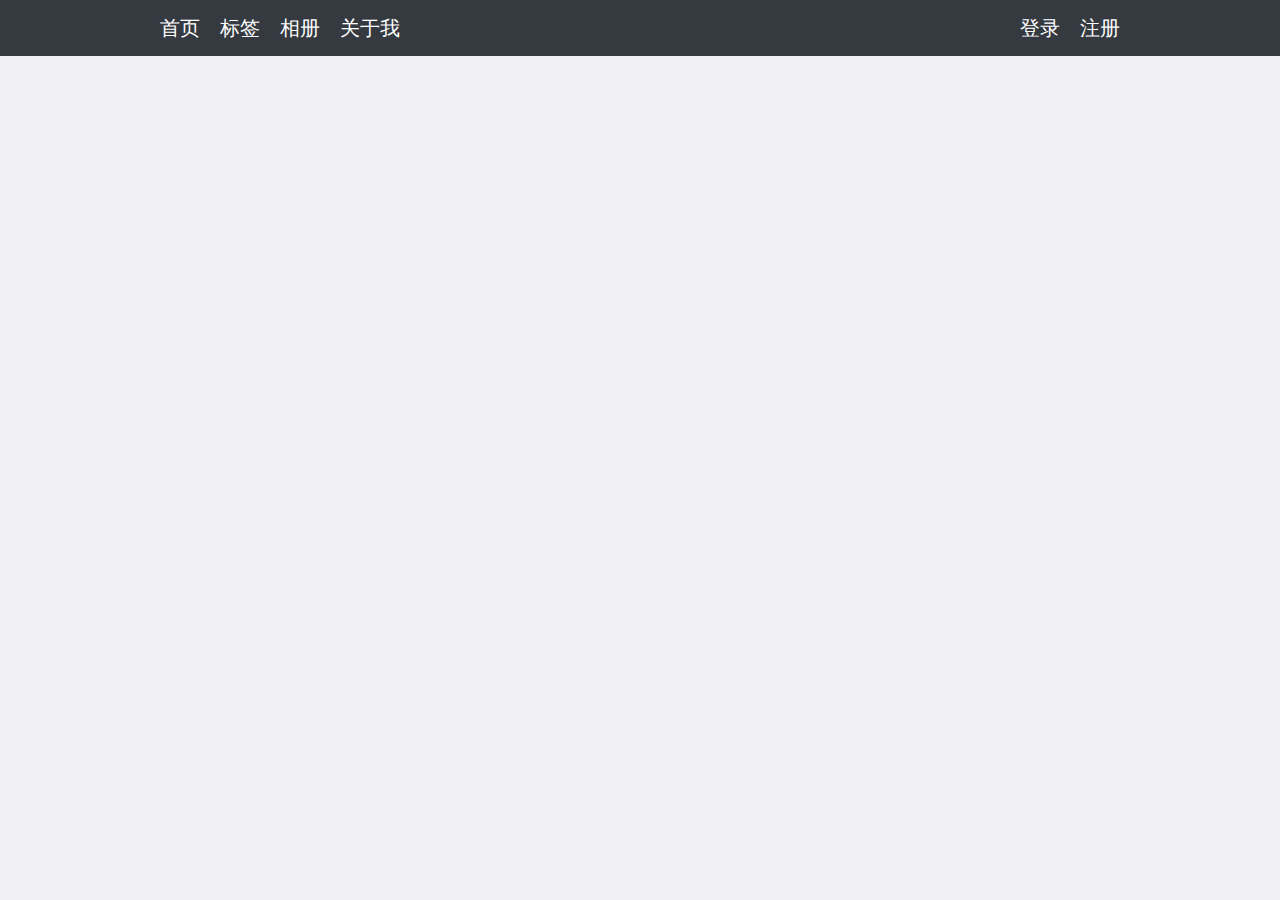
<file: RXSample/Static/blogweb/index.html>
<!DOCTYPE html>
<html lang=zh>

<head>
    <meta charset=utf-8>
    <meta http-equiv=X-UA-Compatible content="IE=edge">
    <meta name=viewport content="width=device-width,initial-scale=1">
    <link rel=icon href=favicon.ico>
    <title>App-blogweb</title>
    <link href=chunk-2234156c.4abc091d.css rel=prefetch>
    <link href=chunk-4a46c5d6.103e8feb.css rel=prefetch>
    <link href=chunk-525a8442.a7a8e947.css rel=prefetch>
    <link href=chunk-7a9dc3a8.742a30f0.css rel=prefetch>
    <link href=chunk-2234156c.a00819ba.js rel=prefetch>
    <link href=chunk-2d0e181a.8b1df95b.js rel=prefetch>
    <link href=chunk-2d0e88ca.41f187c4.js rel=prefetch>
    <link href=chunk-2d22ccf3.455e9db5.js rel=prefetch>
    <link href=chunk-4a46c5d6.2e5b95c9.js rel=prefetch>
    <link href=chunk-525a8442.da4d2402.js rel=prefetch>
    <link href=chunk-568fb610.2653216c.js rel=prefetch>
    <link href=chunk-7a9dc3a8.812a72a1.js rel=prefetch>
    <link href=app.b3b22798.css rel=preload as=style>
    <link href=chunk-vendors.69ca9ae9.css rel=preload as=style>
    <link href=app.82b3d7cc.js rel=preload as=script>
    <link href=chunk-vendors.a1ef6492.js rel=preload as=script>
    <link href=chunk-vendors.69ca9ae9.css rel=stylesheet>
    <link href=app.b3b22798.css rel=stylesheet>
</head>

<body><noscript><strong>We're sorry but blogweb doesn't work properly without JavaScript enabled. Please enable it to
            continue.</strong></noscript>
    <script>console.log('html load');</script>
    <div id=app></div>
    <script src=chunk-vendors.a1ef6492.js> </script> <script src=app.82b3d7cc.js> </script> </body> </html>
</file>
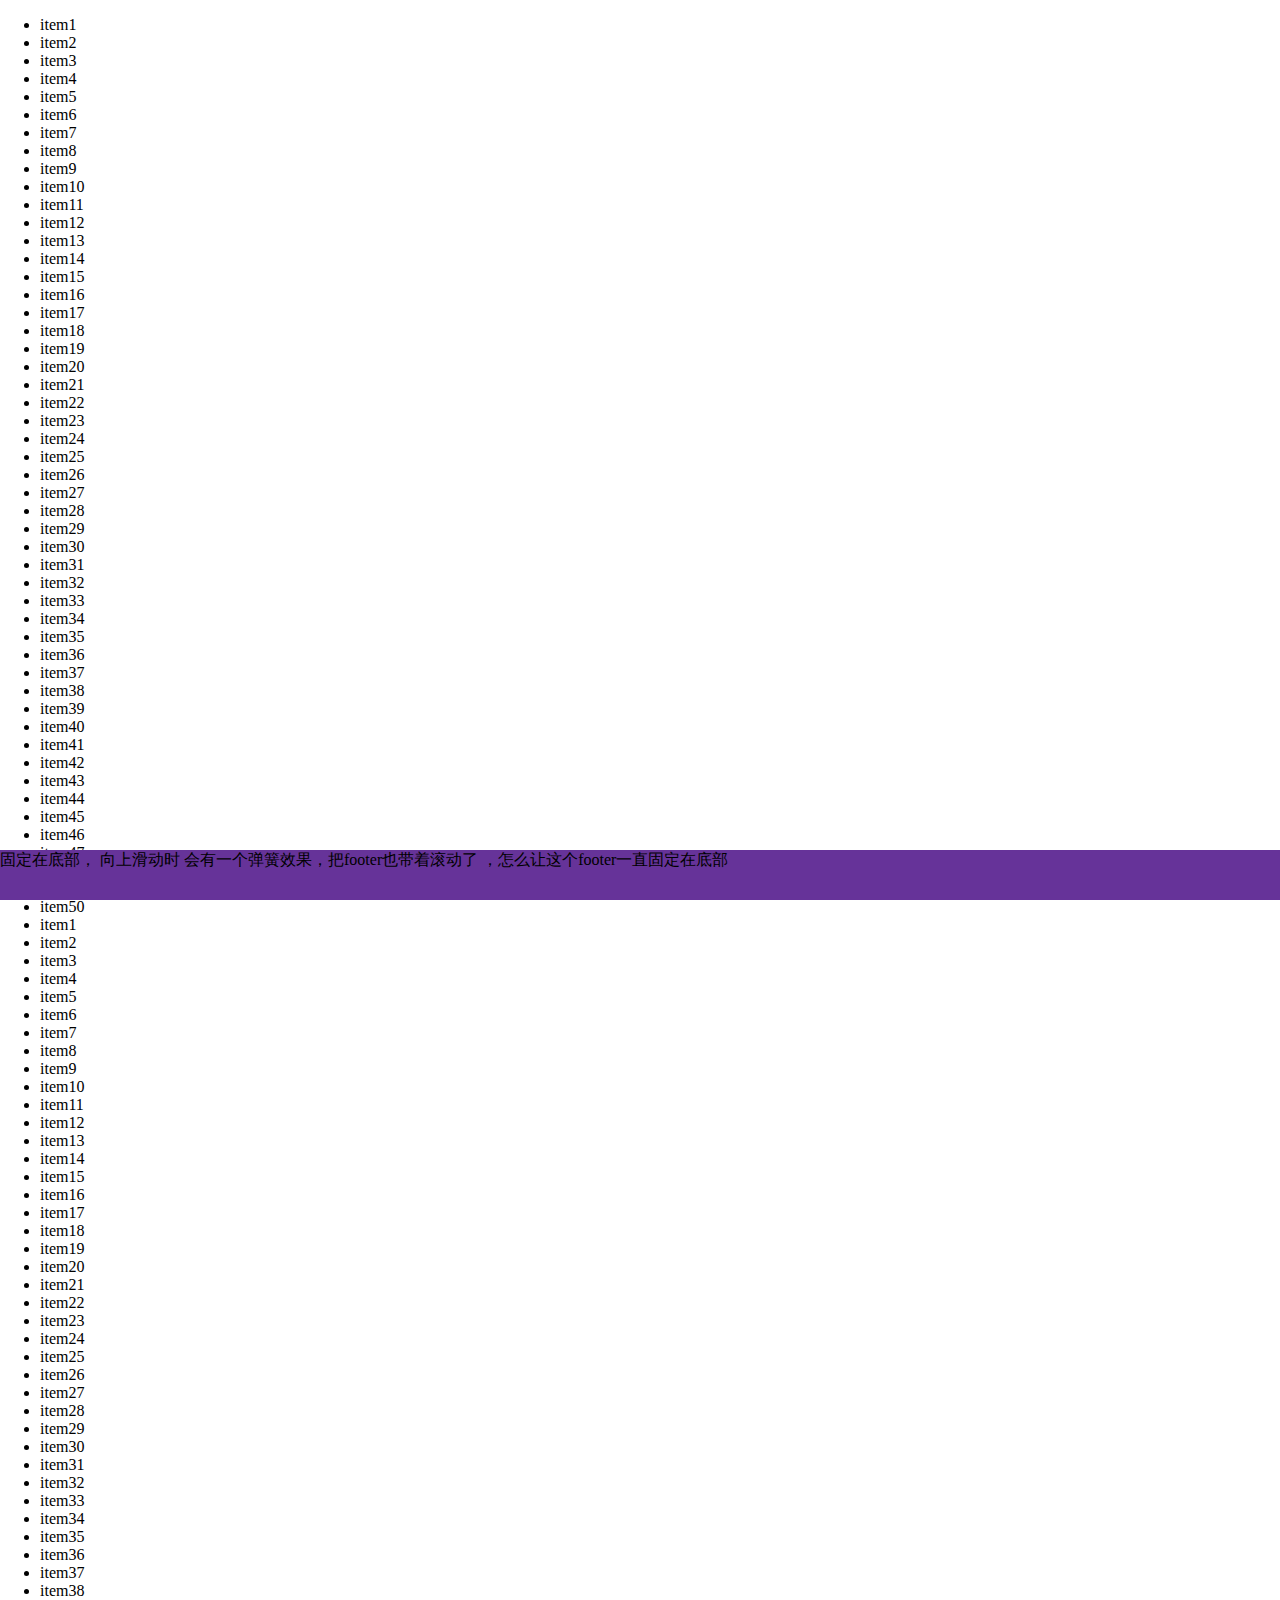
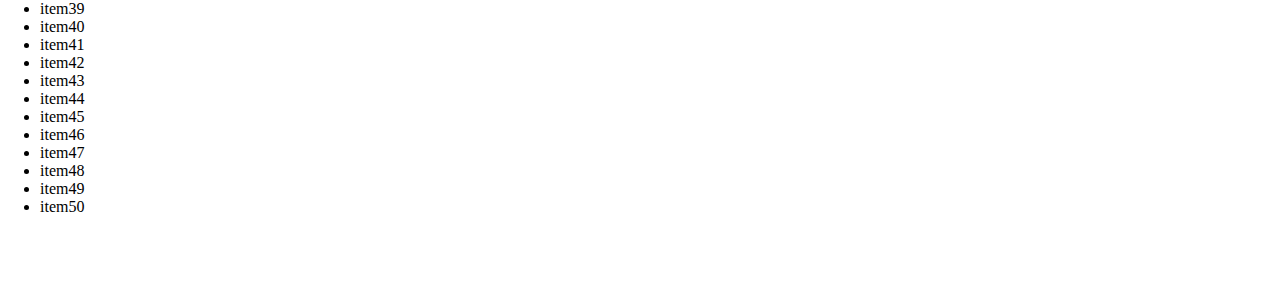
<file: RXSample/Static/21footer.html>
<!DOCTYPE html>
<html lang="zh">

<head>
    <meta charset="UTF-8">
    <meta name="viewport" content="width=device-width, initial-scale=1.0">
    <meta http-equiv="X-UA-Compatible" content="ie=edge">
    <title>Document</title>

    <style>
        
       html, body {
                  height: 100%;
                  width: 100%;
                  padding: 0;
                  margin: 0;
              }
              html {
                  overflow: hidden;
              }


        .first {
            padding-bottom: 50px;
        }

        .footer {
            background-color: rebeccapurple;
            position: fixed;
            left: 0;
            bottom: 0;
            right: 0;
            height: 50px;
        }
    </style>
</head>

<body>

    <div class="first">
        <ul class="list">
            <li class="item">item1</li>
            <li class="item">item2</li>
            <li class="item">item3</li>
            <li class="item">item4</li>
            <li class="item">item5</li>
            <li class="item">item6</li>
            <li class="item">item7</li>
            <li class="item">item8</li>
            <li class="item">item9</li>
            <li class="item">item10</li>
            <li class="item">item11</li>
            <li class="item">item12</li>
            <li class="item">item13</li>
            <li class="item">item14</li>
            <li class="item">item15</li>
            <li class="item">item16</li>
            <li class="item">item17</li>
            <li class="item">item18</li>
            <li class="item">item19</li>
            <li class="item">item20</li>
            <li class="item">item21</li>
            <li class="item">item22</li>
            <li class="item">item23</li>
            <li class="item">item24</li>
            <li class="item">item25</li>
            <li class="item">item26</li>
            <li class="item">item27</li>
            <li class="item">item28</li>
            <li class="item">item29</li>
            <li class="item">item30</li>
            <li class="item">item31</li>
            <li class="item">item32</li>
            <li class="item">item33</li>
            <li class="item">item34</li>
            <li class="item">item35</li>
            <li class="item">item36</li>
            <li class="item">item37</li>
            <li class="item">item38</li>
            <li class="item">item39</li>
            <li class="item">item40</li>
            <li class="item">item41</li>
            <li class="item">item42</li>
            <li class="item">item43</li>
            <li class="item">item44</li>
            <li class="item">item45</li>
            <li class="item">item46</li>
            <li class="item">item47</li>
            <li class="item">item48</li>
            <li class="item">item49</li>
            <li class="item">item50</li>
            <li>item1</li>
            <li>item2</li>
            <li>item3</li>
            <li>item4</li>
            <li>item5</li>
            <li>item6</li>
            <li>item7</li>
            <li>item8</li>
            <li>item9</li>
            <li>item10</li>
            <li>item11</li>
            <li>item12</li>
            <li>item13</li>
            <li>item14</li>
            <li>item15</li>
            <li>item16</li>
            <li>item17</li>
            <li>item18</li>
            <li>item19</li>
            <li>item20</li>
            <li>item21</li>
            <li>item22</li>
            <li>item23</li>
            <li>item24</li>
            <li>item25</li>
            <li>item26</li>
            <li>item27</li>
            <li>item28</li>
            <li>item29</li>
            <li>item30</li>
            <li>item31</li>
            <li>item32</li>
            <li>item33</li>
            <li>item34</li>
            <li>item35</li>
            <li>item36</li>
            <li>item37</li>
            <li>item38</li>
            <li>item39</li>
            <li>item40</li>
            <li>item41</li>
            <li>item42</li>
            <li>item43</li>
            <li>item44</li>
            <li>item45</li>
            <li>item46</li>
            <li>item47</li>
            <li>item48</li>
            <li>item49</li>
            <li>item50</li>
        </ul>
    </div>

    <footer class="footer">
        固定在底部， 向上滑动时 会有一个弹簧效果，把footer也带着滚动了 ，怎么让这个footer一直固定在底部
    </footer>
</body>

</html>
</file>
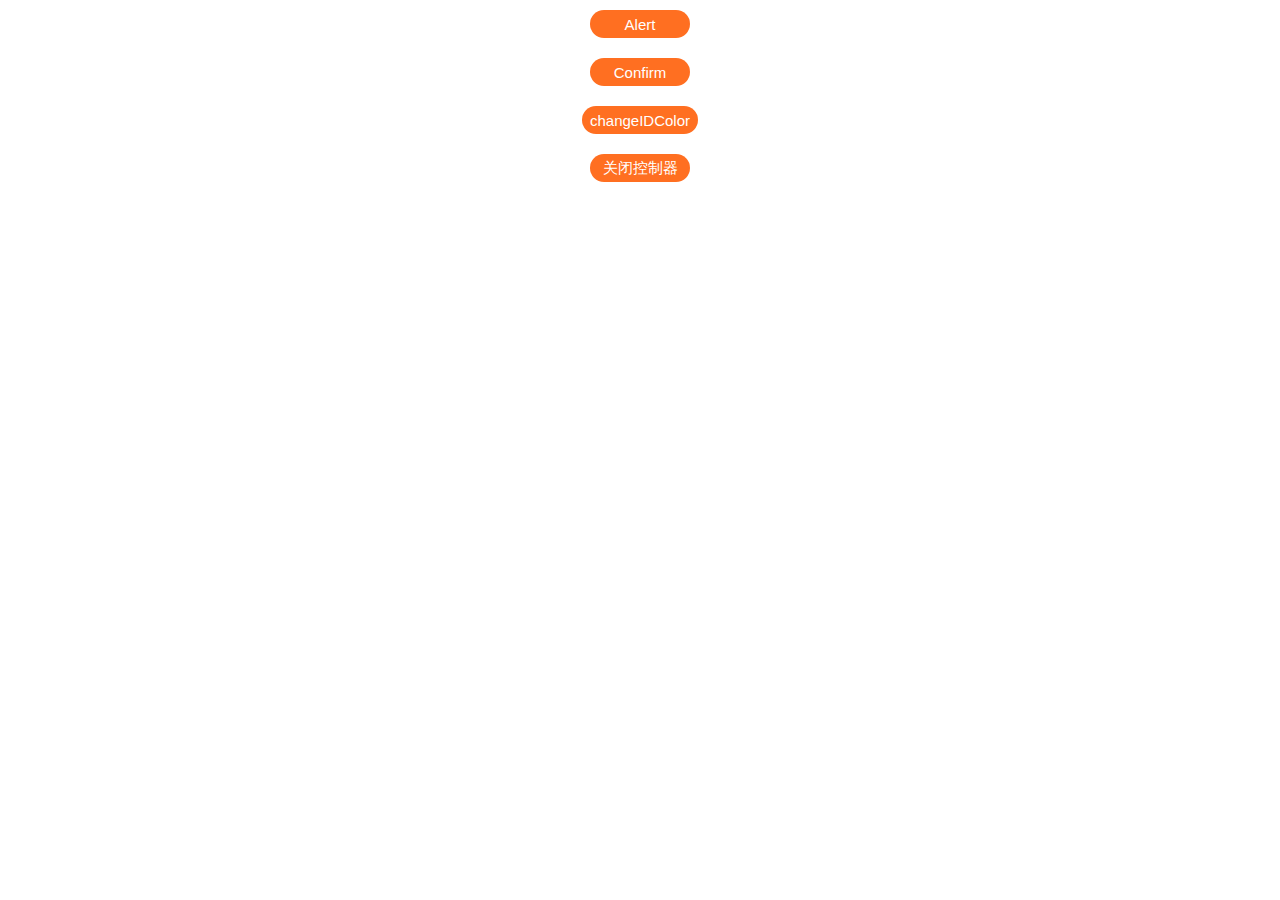
<file: RXSample/Static/native_js_action.html>
<!DOCTYPE html>
<html lang="zh">

<head>
    <meta charset="UTF-8">
    <meta content="width=device-width,initial-scale=1.0,maximum-scale=1.0,user-scalable=no" name="viewport" />
    <meta http-equiv="X-UA-Compatible" content="ie=edge">
    <title>原生js交互</title>

    <style>
        html,
        body,
        h1,
        p {
            margin: 0;
            padding: 0;
        }
        
        .event-test {
            display: flex;
            flex-direction: column;
        }
        
        .event-test .footer-button {
            margin: 10px auto;
            min-width: 100px;
            height: 28px;
            border-radius: 14px;
            border-color: transparent;
            background-color: #FF6F21;
            color: white;
            font-size: 15px;
            font-weight: 200;
            outline: none;
        }
    </style>
</head>

<body>
    <div class="event-test">
        <button class="footer-button" id="alert-button">Alert</button>
        <button class="footer-button" id="confirm-button">Confirm</button>
        <button class="footer-button" id="changeIDColor-button">changeIDColor</button>
        <button class="footer-button" id="closeVC-button">关闭控制器</button>
    </div>



    <script src="./vue.min.js"></script>

    <script>
        document.getElementById('closeVC-button').addEventListener('touchstart', function() {
            window.webkit.messageHandlers.closeCurrentVC.postMessage({})
        }, true)

        document.getElementById('alert-button').addEventListener('click', function() {
            console.log('alert');
            alert("我是一个alert")
        }, true)

        document.getElementById('confirm-button').addEventListener('click', function() {
            console.log('confirm');
            confirm("我是一个confirm")
        }, true)


        function handler(a, b, c) {
            console.log(typeof(a));
            console.log(a);

            console.log(typeof(b));
            console.log(b);

            console.log(typeof(c));
            console.log(c);

            var text = a.toString() + b.toString() + c.toString()
            alert(text)
            return c
        }
        document.getElementById('changeIDColor-button').addEventListener('click', function() {
            console.log('changeIDColor');
            window.webkit.messageHandlers.changeIDColor.postMessage({
                "title": "分享",
                "content": "内容",
                "url": "链接",
                "tag": 123,
                "handlerName": "handler"
            })
        }, true)
    </script>

</body>

</html>
</file>
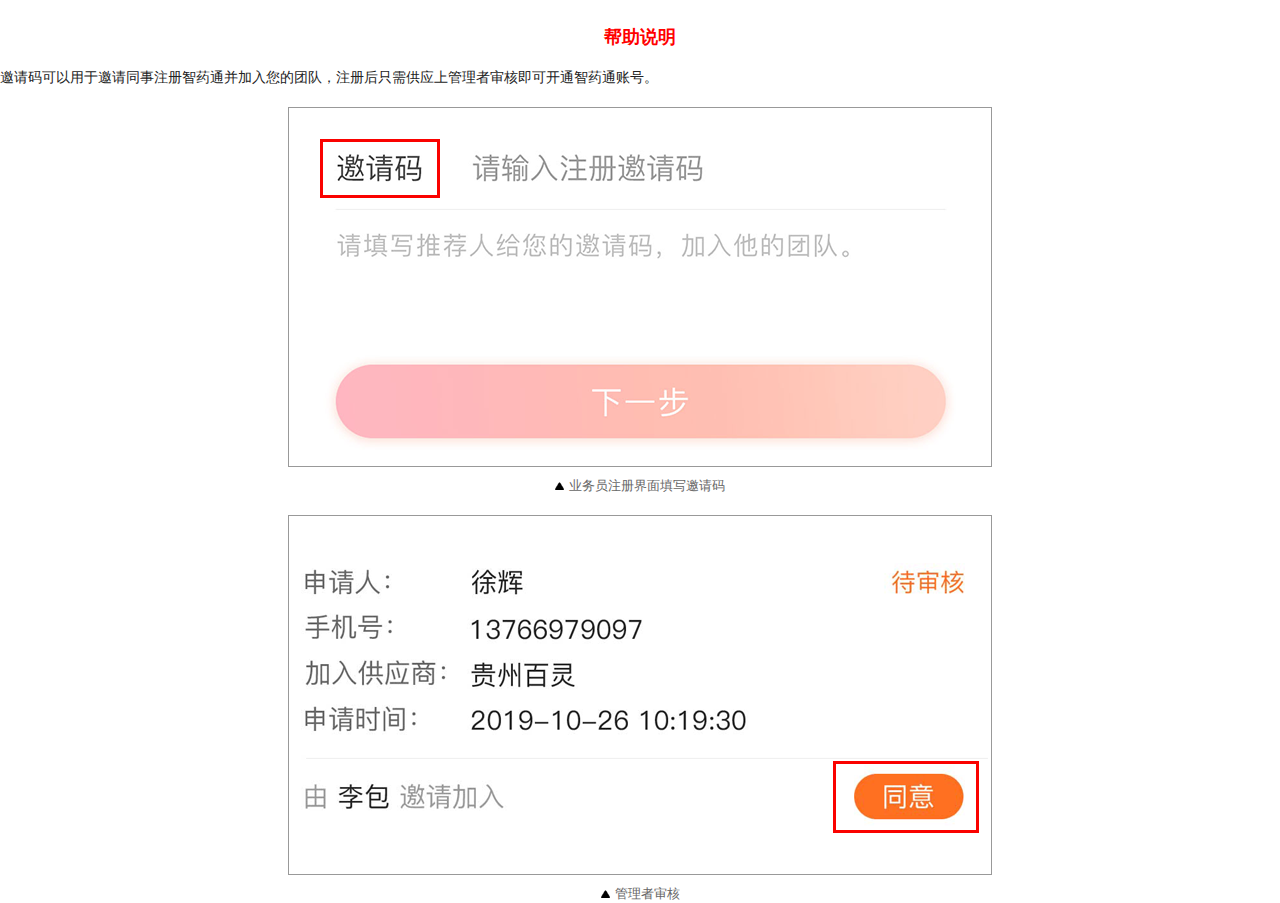
<file: RXSample/Static/yqmbzsm.html>
<!DOCTYPE html>
<html lang="zh">

<head>
    <meta charset="UTF-8">
    <meta content="width=device-width,initial-scale=1.0,maximum-scale=1.0,user-scalable=no" name="viewport" />
    <meta http-equiv="X-UA-Compatible" content="ie=edge">
    <title>Document</title>

    <style>
        * {
            -webkit-touch-callout: none;
            /*系统默认菜单被禁用*/
            -webkit-user-select: none;
            /*webkit浏览器*/
            -khtml-user-select: none;
        }
        
        html,
        body,
        h1,
        p {
            margin: 0;
            padding: 0;
            background-color: white;
        }
        
        body {
            overflow: hidden;
        }
        
        #app {
            display: flex;
            flex-direction: column;
        }
        
        .title {
            margin: 25px 0 20px;
            text-align: center;
            font-size: 18px;
            font-weight: bold;
            color: #222222;
            color: red;
        }
        
        .tip {
            max-width: 90%;
            font-size: 14px;
            color: #222222;
        }
        
        .bgimg {
            margin: 20px auto 10px;
            max-width: 90%;
        }
        
        .bottom-title-wrap {
            display: flex;
            align-items: center;
            justify-content: center;
        }
        
        .bottom-title-wrap .bottom-title-img {
            width: 9px;
            height: 7.4px;
        }
        
        .bottom-title-wrap .bottom-title {
            font-size: 13px;
            color: #666666;
            padding-left: 5px;
        }
    </style>
</head>

<body>

    <div id="app">
        <h1 class="title">帮助说明</h1>
        <p class="tip">邀请码可以用于邀请同事注册智药通并加入您的团队，注册后只需供应上管理者审核即可开通智药通账号。 </p>

        <img src="img1630@3x.png" class="bgimg">

        <div class="bottom-title-wrap">
            <img src="tab630@3x.png" class="bottom-title-img">
            <span class="bottom-title">业务员注册界面填写邀请码</span>
        </div>

        <img src="img2630@3x.png" class="bgimg">

        <div class="bottom-title-wrap">
            <img src="tab630@3x.png" class="bottom-title-img">
            <span class="bottom-title">管理者审核</span>
        </div>
    </div>
</body>

</html>
</file>
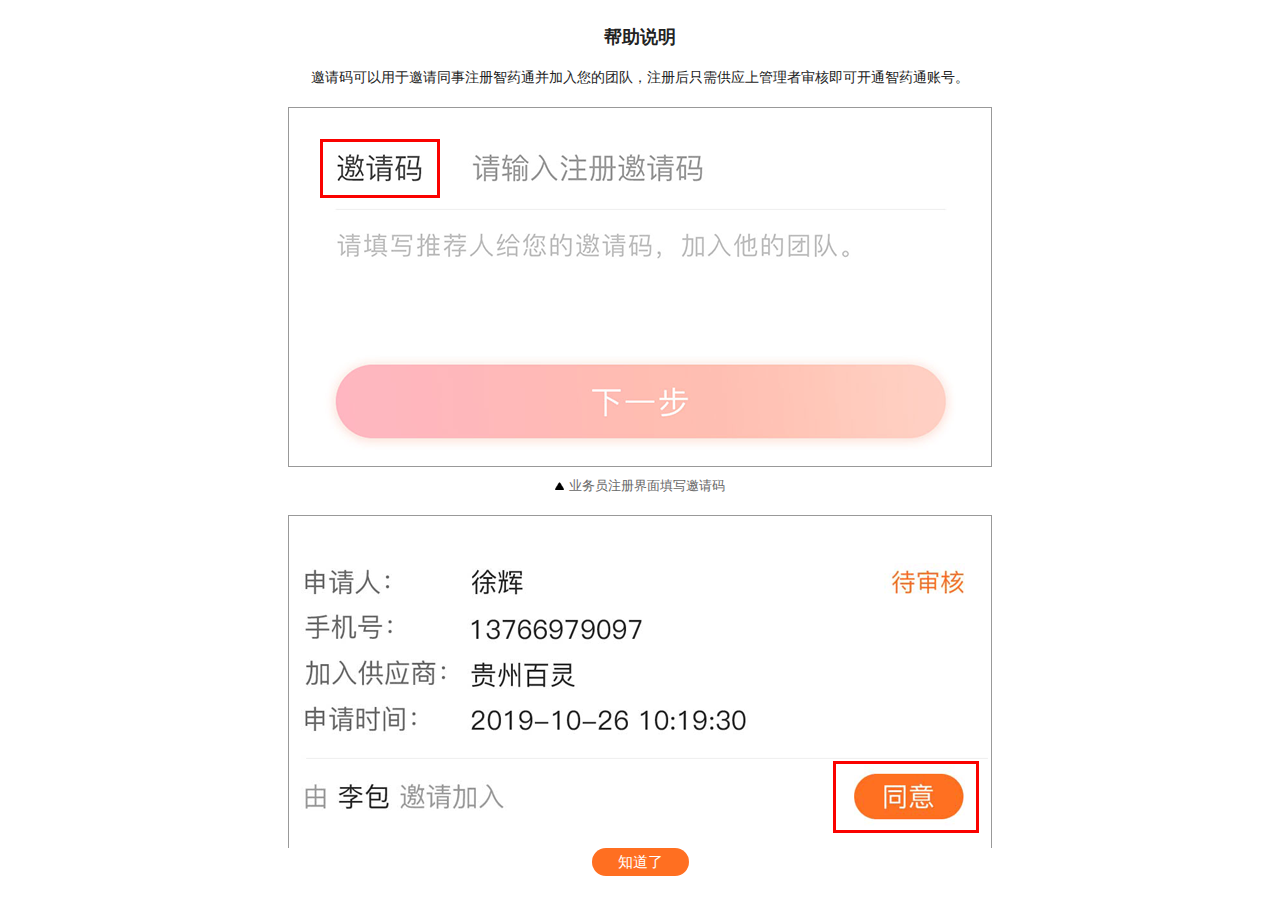
<file: RXSample/Static/yqmbzsm_vue.html>
<!DOCTYPE html>
<html lang="zh">

<head>
    <meta charset="UTF-8">
    <meta content="width=device-width,initial-scale=1.0,maximum-scale=1.0,user-scalable=no" name="viewport" />
    <meta http-equiv="X-UA-Compatible" content="ie=edge">
    <title>帮助小梁说明</title>

    <style>
        * {
            -webkit-touch-callout: none;
            /*系统默认菜单被禁用*/
            -webkit-user-select: none;
            /*webkit浏览器*/
            -khtml-user-select: none;
        }
        
        html,
        body,
        h1,
        p {
            margin: 0;
            padding: 0;
        }
        
        body {
            overflow: hidden;
            height: 100%;
        }
        
        #app {
            position: absolute;
            z-index: 10;
            top: 0;
            left: 0;
            right: 0;
            overflow-y: auto;
            bottom: 52px;
        }
        
        #app {
            display: flex;
            flex-direction: column;
        }
        
        .title {
            margin: 25px 0 20px;
            text-align: center;
            font-size: 18px;
            font-weight: bold;
            color: #222222;
        }
        
        .tip {
            margin: 0 auto;
            max-width: 90%;
            font-size: 14px;
            color: #222222;
        }
        
        .bgimg {
            margin: 20px auto 10px;
            max-width: 90%;
        }
        
        .bottom-title-wrap {
            display: flex;
            align-items: center;
            justify-content: center;
        }
        
        .bottom-title-wrap .bottom-title-img {
            width: 9px;
            height: 7.4px;
        }
        
        .bottom-title-wrap .bottom-title {
            font-size: 13px;
            color: #666666;
            padding-left: 5px;
        }
        /* footer */
        
        .footer-wrap {
            height: 52px;
             position: fixed;
                       
            z-index: 10;
            bottom: 0;
            left: 0;
            right: 0;
            text-align: center;
            background-color: white;
        }
        
        .footer-button {
            margin: 0 auto;
            width: 97px;
            height: 28px;
            border-radius: 14px;
            border-color: transparent;
            background-color: #FF6F21;
            color: white;
            font-size: 15px;
            font-weight: 200;
            outline: none;
        }
    </style>
</head>

<body>
    <div id="app">
        <h1 class="title">帮助说明</h1>
        <p class="tip">邀请码可以用于邀请同事注册智药通并加入您的团队，注册后只需供应上管理者审核即可开通智药通账号。 </p>

        <template v-for="item in list">
            <img :src="item.image" class="bgimg">
            <div class="bottom-title-wrap">
                <img :src="item.icon" class="bottom-title-img">
                <span class="bottom-title">{{item.title}}</span>
            </div>
        </template>

        <div style="height: 10px; background-color: red;"></div>
    </div>



    <div class="footer-wrap">
        <button class="footer-button" id="footer-button">知道了</button>
    </div>

    <script src="./vue.min.js"></script>

    <script>
        new Vue({
            el: "#app",
            data: {
                title: "wo de vue",
                list: [{
                    id: 1,
                    image: "img1630@3x.png",
                    icon: "tab630@3x.png",
                    title: "业务员注册界面填写邀请码",
                }, {
                    id: 2,
                    image: "img2630@3x.png",
                    icon: "tab630@3x.png",
                    title: "管理者审核",
                }]
            }
        })

        document.getElementById('footer-button').addEventListener('touchstart', function() {
            window.webkit.messageHandlers.closeCurrentVC.postMessage({})
        }, true)
    </script>

</body>

</html>
</file>
